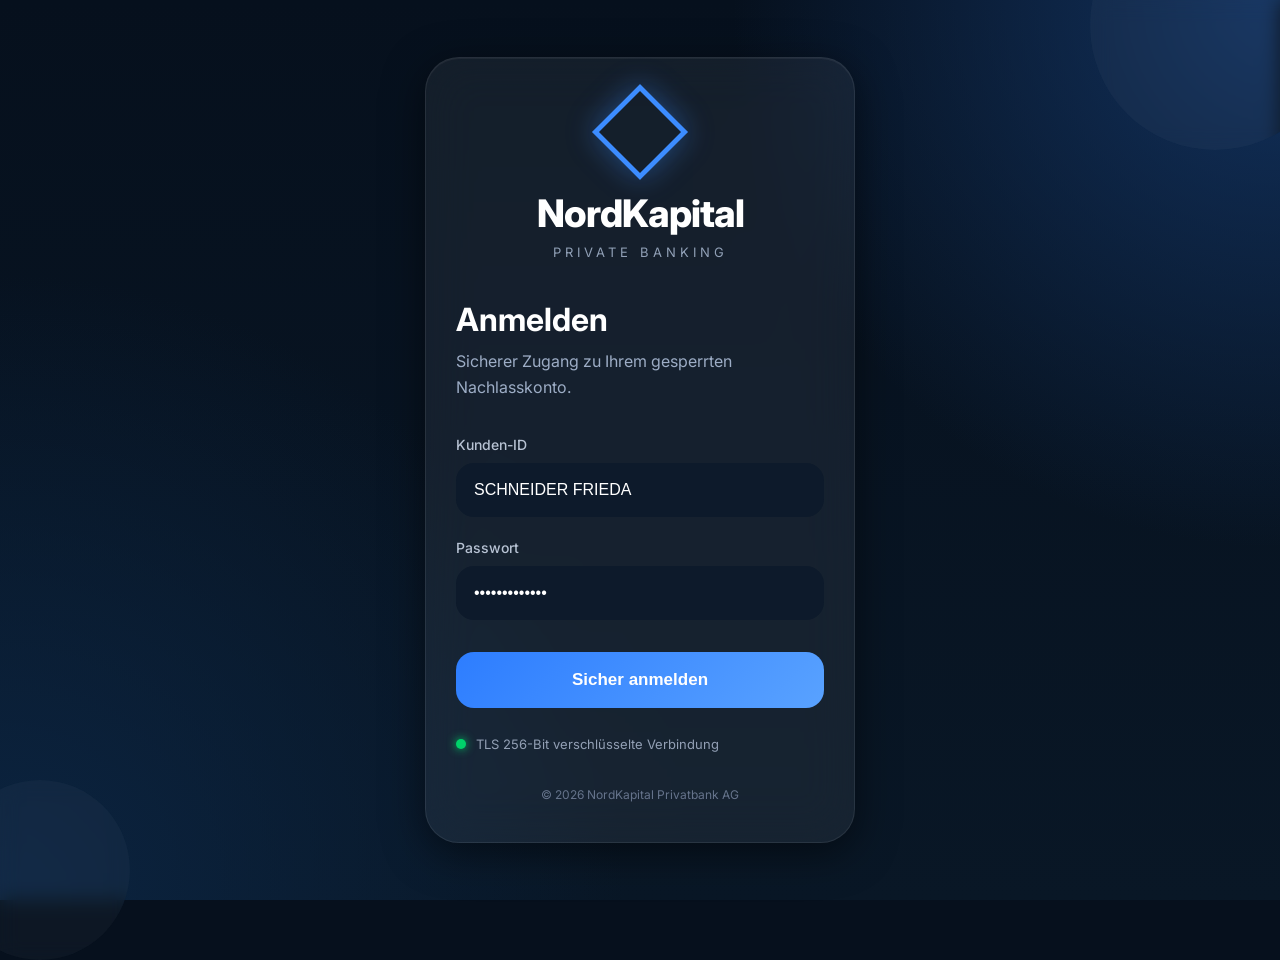
<file: index.html>
<!DOCTYPE html>
<html lang="de">

<head>
  <meta charset="UTF-8" />
  <meta name="viewport" content="width=device-width, initial-scale=1.0"/>

  <title>NordKapital Bank</title>

  <link rel="preconnect" href="https://fonts.googleapis.com">
  <link rel="preconnect" href="https://fonts.gstatic.com" crossorigin>

  <link href="https://fonts.googleapis.com/css2?family=Inter:wght@300;400;500;600;700;800&display=swap" rel="stylesheet">

  <style>

    *{
      margin:0;
      padding:0;
      box-sizing:border-box;
    }

    body{
      font-family:'Inter',sans-serif;
      height:100vh;
      overflow:hidden;
      background:#06101d;
      color:white;
      position:relative;
    }

    .background{
      position:absolute;
      inset:0;
      background:
      radial-gradient(circle at top right,#12325f 0%,transparent 35%),
      radial-gradient(circle at bottom left,#0b2441 0%,transparent 40%),
      linear-gradient(to bottom,#06101d,#091726);
    }

    .glass-circle{
      position:absolute;
      border-radius:50%;
      background:rgba(255,255,255,0.03);
      backdrop-filter:blur(10px);
    }

    .circle1{
      width:250px;
      height:250px;
      top:-100px;
      right:-60px;
    }

    .circle2{
      width:180px;
      height:180px;
      bottom:-60px;
      left:-50px;
    }

    .container{
      position:relative;
      z-index:2;
      width:100%;
      height:100vh;
      display:flex;
      justify-content:center;
      align-items:center;
      padding:24px;
    }

    .login-card{
      width:100%;
      max-width:430px;

      background:rgba(255,255,255,0.06);

      backdrop-filter:blur(25px);

      border:1px solid rgba(255,255,255,0.08);

      border-radius:34px;

      padding:40px 30px;

      box-shadow:
      0 10px 40px rgba(0,0,0,0.5),
      inset 0 1px 0 rgba(255,255,255,0.05);

      animation:fadeUp 1s ease;
    }

    @keyframes fadeUp{

      from{
        opacity:0;
        transform:translateY(40px);
      }

      to{
        opacity:1;
        transform:translateY(0);
      }

    }

    .logo{
      text-align:center;
      margin-bottom:40px;
    }

    .logo-square{
      width:68px;
      height:68px;
      border:5px solid #3c8cff;
      margin:auto;
      transform:rotate(45deg);
      margin-bottom:24px;

      box-shadow:0 0 30px rgba(60,140,255,0.4);
    }

    .logo h1{
      font-size:38px;
      font-weight:800;
      letter-spacing:-1px;
    }

    .logo p{
      margin-top:8px;
      color:#91a0b7;
      font-size:13px;
      letter-spacing:4px;
    }

    .title{
      font-size:32px;
      font-weight:700;
      margin-bottom:10px;
    }

    .subtitle{
      color:#9dadc6;
      line-height:1.6;
      margin-bottom:35px;
    }

    .input-group{
      margin-bottom:22px;
    }

    .input-group label{
      display:block;
      margin-bottom:10px;
      color:#b8c3d4;
      font-size:14px;
      font-weight:500;
    }

    .input-group input{

      width:100%;
      padding:18px;

      border:none;
      outline:none;

      border-radius:18px;

      background:#0d1a2b;

      color:white;

      font-size:16px;

      transition:0.3s;
    }

    .input-group input:focus{

      border:1px solid #3c8cff;

      box-shadow:
      0 0 20px rgba(60,140,255,0.25);

    }

    .login-btn{

      width:100%;
      padding:18px;

      border:none;
      border-radius:18px;

      background:linear-gradient(135deg,#2d7dff,#59a2ff);

      color:white;

      font-size:17px;
      font-weight:700;

      cursor:pointer;

      transition:0.3s;

      margin-top:10px;
    }

    .login-btn:hover{

      transform:translateY(-2px);

      box-shadow:
      0 10px 25px rgba(45,125,255,0.35);

    }

    .security{

      margin-top:28px;

      display:flex;
      align-items:center;
      gap:10px;

      color:#93a0b5;

      font-size:13px;
    }

    .dot{

      width:10px;
      height:10px;
      border-radius:50%;

      background:#00d26a;

      box-shadow:0 0 10px #00d26a;
    }

    .footer{

      margin-top:35px;

      text-align:center;

      color:#66748c;

      font-size:12px;
    }

  </style>
</head>

<body>

  <div class="background"></div>

  <div class="glass-circle circle1"></div>
  <div class="glass-circle circle2"></div>

  <div class="container">

    <div class="login-card">

      <div class="logo">

        <div class="logo-square"></div>

        <h1>NordKapital</h1>

        <p>PRIVATE BANKING</p>

      </div>

      <h2 class="title">Anmelden</h2>

      <p class="subtitle">
        Sicherer Zugang zu Ihrem gesperrten Nachlasskonto.
      </p>

      <div class="input-group">

        <label>Kunden-ID</label>

        <input
          type="text"
          value="SCHNEIDER FRIEDA"
        >

      </div>

      <div class="input-group">

        <label>Passwort</label>

        <input
          type="password"
          value="SCHNEIDER1975"
        >

      </div>

      <button class="login-btn" onclick="login()">
        Sicher anmelden
      </button>

      <div class="security">

        <div class="dot"></div>

        TLS 256-Bit verschlüsselte Verbindung

      </div>

      <div class="footer">
        © 2026 NordKapital Privatbank AG
      </div>

    </div>

  </div>

  <script>

    function login(){

      const button = document.querySelector('.login-btn');

      button.innerHTML = "Verbindung wird hergestellt...";

      button.style.opacity = "0.8";

      setTimeout(() => {

        window.location.href = "dashboard.html";

      }, 2200);

    }

  </script>

</body>
</html>
</file>
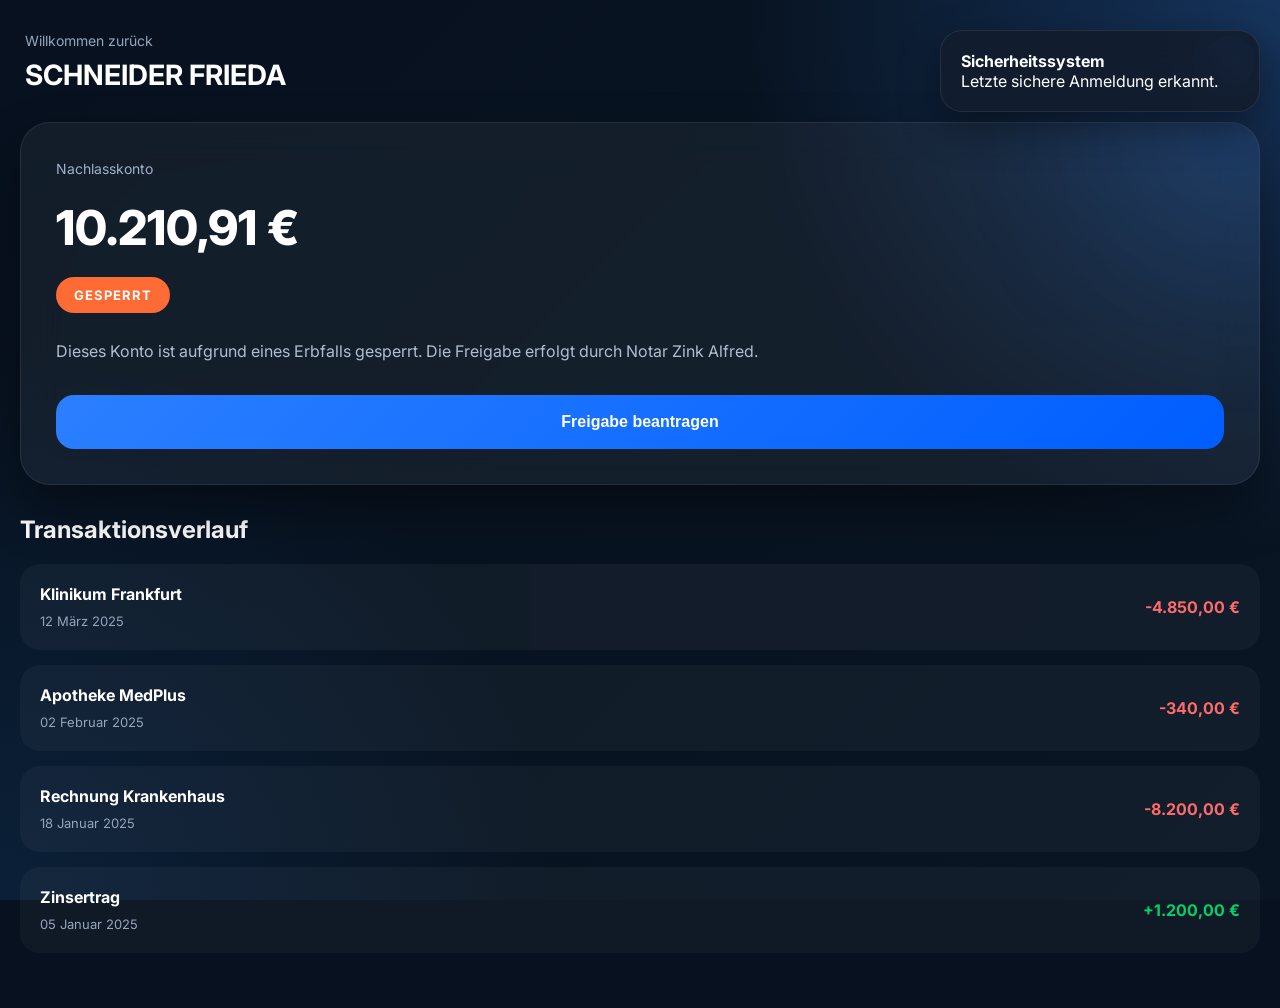
<file: dashboard.html>
<!DOCTYPE html>
<html lang="de">

<head>

  <meta charset="UTF-8">
  <meta name="viewport" content="width=device-width, initial-scale=1.0">

  <title>NordKapital Dashboard</title>

  <link rel="stylesheet" href="css/dashboard.css">

  <link href="https://fonts.googleapis.com/css2?family=Inter:wght@300;400;500;600;700;800&display=swap" rel="stylesheet">

</head>

<body>

  <div class="background"></div>

  <header class="topbar">

    <div>
      <span class="welcome">
        Willkommen zurück
      </span>

      <h1>
        SCHNEIDER FRIEDA
      </h1>
    </div>

    <div class="profile-circle">
      SF
    </div>

  </header>

  <main class="dashboard">

    <section class="balance-card">

      <div class="card-glow"></div>

      <span class="account-type">
        Nachlasskonto
      </span>

      <h2 id="balance">
        78.000,00 €
      </h2>

      <div class="blocked-status">
        GESPERRT
      </div>

      <p class="blocked-text">

        Dieses Konto ist aufgrund eines Erbfalls gesperrt.
        Die Freigabe erfolgt durch Notar Zink Alfred.

      </p>

      <button class="unlock-btn" id="openModal">
        Freigabe beantragen
      </button>

    </section>

    <section class="transactions">

      <div class="section-title">

        <h3>Transaktionsverlauf</h3>

      </div>

      <div class="transaction negative">
        <div>
          <h4>Klinikum Frankfurt</h4>
          <span>12 März 2025</span>
        </div>

        <strong>-4.850,00 €</strong>
      </div>

      <div class="transaction negative">
        <div>
          <h4>Apotheke MedPlus</h4>
          <span>02 Februar 2025</span>
        </div>

        <strong>-340,00 €</strong>
      </div>

      <div class="transaction negative">
        <div>
          <h4>Rechnung Krankenhaus</h4>
          <span>18 Januar 2025</span>
        </div>

        <strong>-8.200,00 €</strong>
      </div>

      <div class="transaction positive">
        <div>
          <h4>Zinsertrag</h4>
          <span>05 Januar 2025</span>
        </div>

        <strong>+1.200,00 €</strong>
      </div>

    </section>

  </main>

  <div class="modal" id="modal">

    <div class="modal-content">

      <h3>Freigabeprozess</h3>

      <p>

        Zur Freigabe des Nachlasskontos kontaktieren Sie bitte den zuständigen Notar:

      </p>

      <div class="notary-box">

        <strong>ZINK ALFRED</strong>

        <span>Nachlassnotar Frankfurt am Main</span>

      </div>

      <button id="closeModal">
        Schließen
      </button>

    </div>

  </div>

  <script src="js/dashboard.js"></script>

</body>

</html>
</file>
<file: css/dashboard.css>
*{
  margin:0;
  padding:0;
  box-sizing:border-box;
}

body{
  font-family:'Inter',sans-serif;
  background:#07111f;
  color:white;
  min-height:100vh;
  overflow-x:hidden;
}

.background{
  position:fixed;
  inset:0;

  background:
  radial-gradient(circle at top right,#16345c 0%,transparent 35%),
  radial-gradient(circle at bottom left,#0b2038 0%,transparent 35%),
  linear-gradient(135deg,#07111f,#091523);

  z-index:-1;
}

.topbar{
  padding:30px 25px;

  display:flex;
  justify-content:space-between;
  align-items:center;
}

.welcome{
  color:#94a6bc;
  font-size:14px;
}

.topbar h1{
  margin-top:8px;
  font-size:28px;
}

.profile-circle{
  width:50px;
  height:50px;

  border-radius:50%;

  background:#2b7fff;

  display:flex;
  align-items:center;
  justify-content:center;

  font-weight:700;
}

.dashboard{
  padding:0 20px 40px;
}

.balance-card{
  position:relative;

  background:rgba(255,255,255,0.05);

  border:1px solid rgba(255,255,255,0.08);

  border-radius:30px;

  padding:35px;

  overflow:hidden;

  backdrop-filter:blur(20px);

  box-shadow:
  0 25px 50px rgba(0,0,0,0.4);
}

.card-glow{
  position:absolute;
  width:220px;
  height:220px;

  background:#2b7fff;

  filter:blur(100px);

  opacity:0.15;

  top:-100px;
  right:-100px;
}

.account-type{
  color:#9fb2ca;
  font-size:14px;
}

.balance-card h2{
  font-size:48px;
  margin-top:20px;
  font-weight:800;
}

.blocked-status{
  display:inline-block;

  margin-top:20px;

  background:#ff6b35;

  color:white;

  padding:10px 18px;

  border-radius:30px;

  font-size:13px;

  font-weight:700;

  letter-spacing:1px;
}

.blocked-text{
  margin-top:25px;

  line-height:1.7;

  color:#b0bfd0;
}

.unlock-btn{
  width:100%;

  margin-top:30px;

  padding:18px;

  border:none;

  border-radius:18px;

  background:linear-gradient(135deg,#2b7fff,#005eff);

  color:white;

  font-weight:700;

  font-size:16px;

  cursor:pointer;
}

.transactions{
  margin-top:30px;
}

.section-title{
  margin-bottom:20px;
}

.section-title h3{
  font-size:24px;
}

.transaction{
  display:flex;
  justify-content:space-between;
  align-items:center;

  padding:20px;

  margin-bottom:15px;

  background:rgba(255,255,255,0.04);

  border-radius:20px;
}

.transaction h4{
  margin-bottom:6px;
}

.transaction span{
  color:#95a5bb;
  font-size:13px;
}

.transaction.negative strong{
  color:#ff6b6b;
}

.transaction.positive strong{
  color:#00d26a;
}

.modal{
  position:fixed;
  inset:0;

  background:rgba(0,0,0,0.7);

  display:none;

  align-items:center;
  justify-content:center;

  padding:20px;
}

.modal-content{
  width:100%;
  max-width:400px;

  background:#101c2d;

  border-radius:25px;

  padding:30px;
}

.modal-content h3{
  font-size:28px;
}

.modal-content p{
  margin-top:20px;
  line-height:1.7;
  color:#b5c3d4;
}

.notary-box{
  margin-top:25px;

  padding:20px;

  background:#17263a;

  border-radius:18px;
}

.notary-box span{
  display:block;
  margin-top:8px;
  color:#9bb0c7;
}

.modal-content button{
  width:100%;

  margin-top:25px;

  padding:16px;

  border:none;

  border-radius:16px;

  background:#2b7fff;

  color:white;

  font-weight:700;
}
.show-modal{
  display:flex !important;
  animation:fadeIn 0.4s ease;
}

.notification{
  position:fixed;

  top:30px;
  right:-400px;

  width:320px;

  background:rgba(18,29,46,0.95);

  border:1px solid rgba(255,255,255,0.08);

  border-radius:22px;

  padding:20px;

  backdrop-filter:blur(20px);

  box-shadow:0 15px 40px rgba(0,0,0,0.4);

  transition:0.5s ease;

  z-index:9999;
}

.show-notification{
  right:20px;
}

@keyframes fadeIn{

  from{
    opacity:0;
    transform:scale(0.9);
  }

  to{
    opacity:1;
    transform:scale(1);
  }

}

.transaction{
  transition:0.4s ease;
}

.transaction:hover{
  transform:translateY(-3px);
  background:rgba(255,255,255,0.07);
}

.unlock-btn{
  transition:0.4s ease;
}

.unlock-btn:hover{
  transform:translateY(-2px);
  box-shadow:0 10px 25px rgba(43,127,255,0.35);
}

.balance-card{
  animation:fadeCard 1s ease;
}

@keyframes fadeCard{

  from{
    opacity:0;
    transform:translateY(40px);
  }

  to{
    opacity:1;
    transform:translateY(0);
  }

}
</file>
